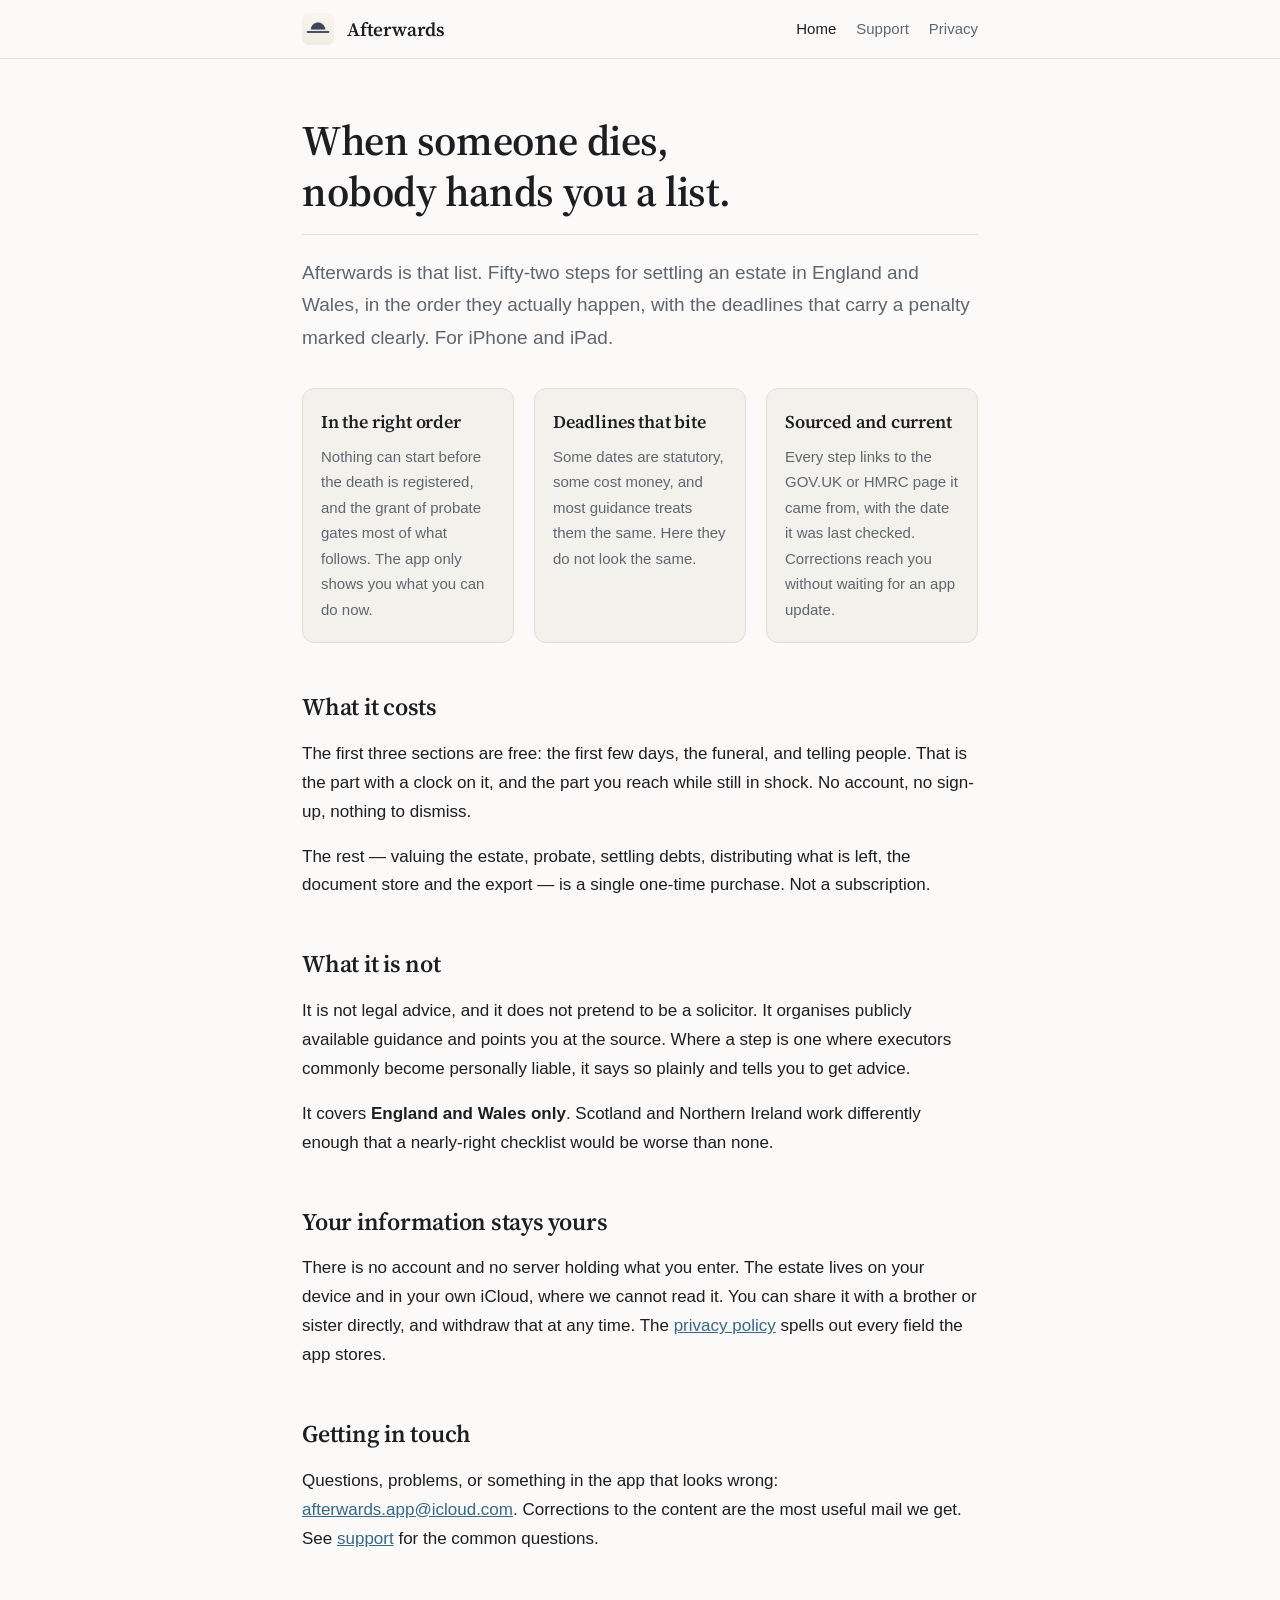
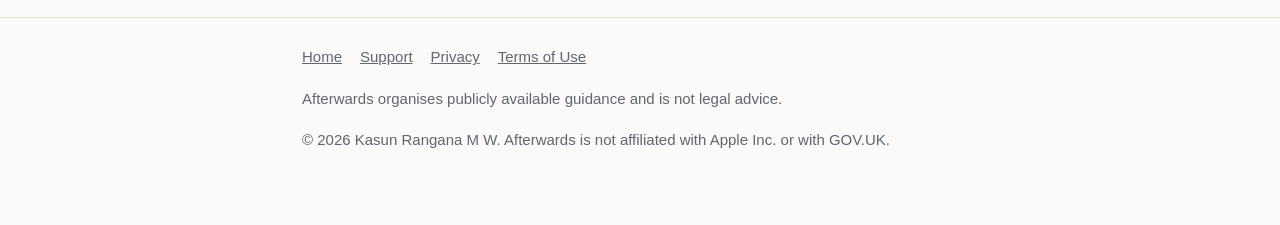
<file: index.html>
<!doctype html>
<html lang="en">
<head>
<meta charset="utf-8">
<meta name="viewport" content="width=device-width, initial-scale=1">
<title>Afterwards — what to do when someone dies</title>
<meta name="description" content="A calm, ordered checklist for administering an estate in England and Wales. Every step sourced, with the deadlines that actually matter.">
<link rel="icon" href="assets/icon.png">
<link rel="preconnect" href="https://fonts.googleapis.com">
<link rel="preconnect" href="https://fonts.gstatic.com" crossorigin>
<link rel="stylesheet" href="https://fonts.googleapis.com/css2?family=Source+Serif+4:opsz,wght@8..60,400;8..60,600&display=swap">
<link rel="stylesheet" href="style.css">
</head>
<body>
<header class="site"><div class="wrap">
  <img src="assets/icon.png" alt="Afterwards app icon">
  <span class="name">Afterwards</span>
  <nav>
    <a href="index.html" aria-current="page">Home</a>
    <a href="support/">Support</a>
    <a href="privacy/">Privacy</a>
  </nav>
</div></header>

<main class="wrap">
  <section class="hero">
    <h1>When someone dies, nobody hands you a list.</h1>
    <hr class="rule">
    <p class="lede">Afterwards is that list. Fifty-two steps for settling an estate in England and Wales, in the order they actually happen, with the deadlines that carry a penalty marked clearly. For iPhone and iPad.</p>
  </section>

  <div class="grid">
    <div class="card">
      <h3>In the right order</h3>
      <p>Nothing can start before the death is registered, and the grant of probate gates most of what follows. The app only shows you what you can do now.</p>
    </div>
    <div class="card">
      <h3>Deadlines that bite</h3>
      <p>Some dates are statutory, some cost money, and most guidance treats them the same. Here they do not look the same.</p>
    </div>
    <div class="card">
      <h3>Sourced and current</h3>
      <p>Every step links to the GOV.UK or HMRC page it came from, with the date it was last checked. Corrections reach you without waiting for an app update.</p>
    </div>
  </div>

  <h2>What it costs</h2>
  <p>The first three sections are free: the first few days, the funeral, and telling people. That is the part with a clock on it, and the part you reach while still in shock. No account, no sign-up, nothing to dismiss.</p>
  <p>The rest — valuing the estate, probate, settling debts, distributing what is left, the document store and the export — is a single one-time purchase. Not a subscription.</p>

  <h2>What it is not</h2>
  <p>It is not legal advice, and it does not pretend to be a solicitor. It organises publicly available guidance and points you at the source. Where a step is one where executors commonly become personally liable, it says so plainly and tells you to get advice.</p>
  <p>It covers <strong>England and Wales only</strong>. Scotland and Northern Ireland work differently enough that a nearly-right checklist would be worse than none.</p>

  <h2>Your information stays yours</h2>
  <p>There is no account and no server holding what you enter. The estate lives on your device and in your own iCloud, where we cannot read it. You can share it with a brother or sister directly, and withdraw that at any time. The <a href="privacy/">privacy policy</a> spells out every field the app stores.</p>

  <h2>Getting in touch</h2>
  <p>Questions, problems, or something in the app that looks wrong: <a href="mailto:afterwards.app@icloud.com">afterwards.app@icloud.com</a>. Corrections to the content are the most useful mail we get. See <a href="support/">support</a> for the common questions.</p>
</main>

<footer class="site"><div class="wrap">
  <a href="index.html">Home</a><a href="support/">Support</a><a href="privacy/">Privacy</a><a href="https://www.apple.com/legal/internet-services/itunes/dev/stdeula/">Terms of Use</a>
  <p class="disclaimer">Afterwards organises publicly available guidance and is not legal advice.</p>
  <p>&copy; 2026 Kasun Rangana M W. Afterwards is not affiliated with Apple Inc. or with GOV.UK.</p>
</div></footer>
</body>
</html>
</file>
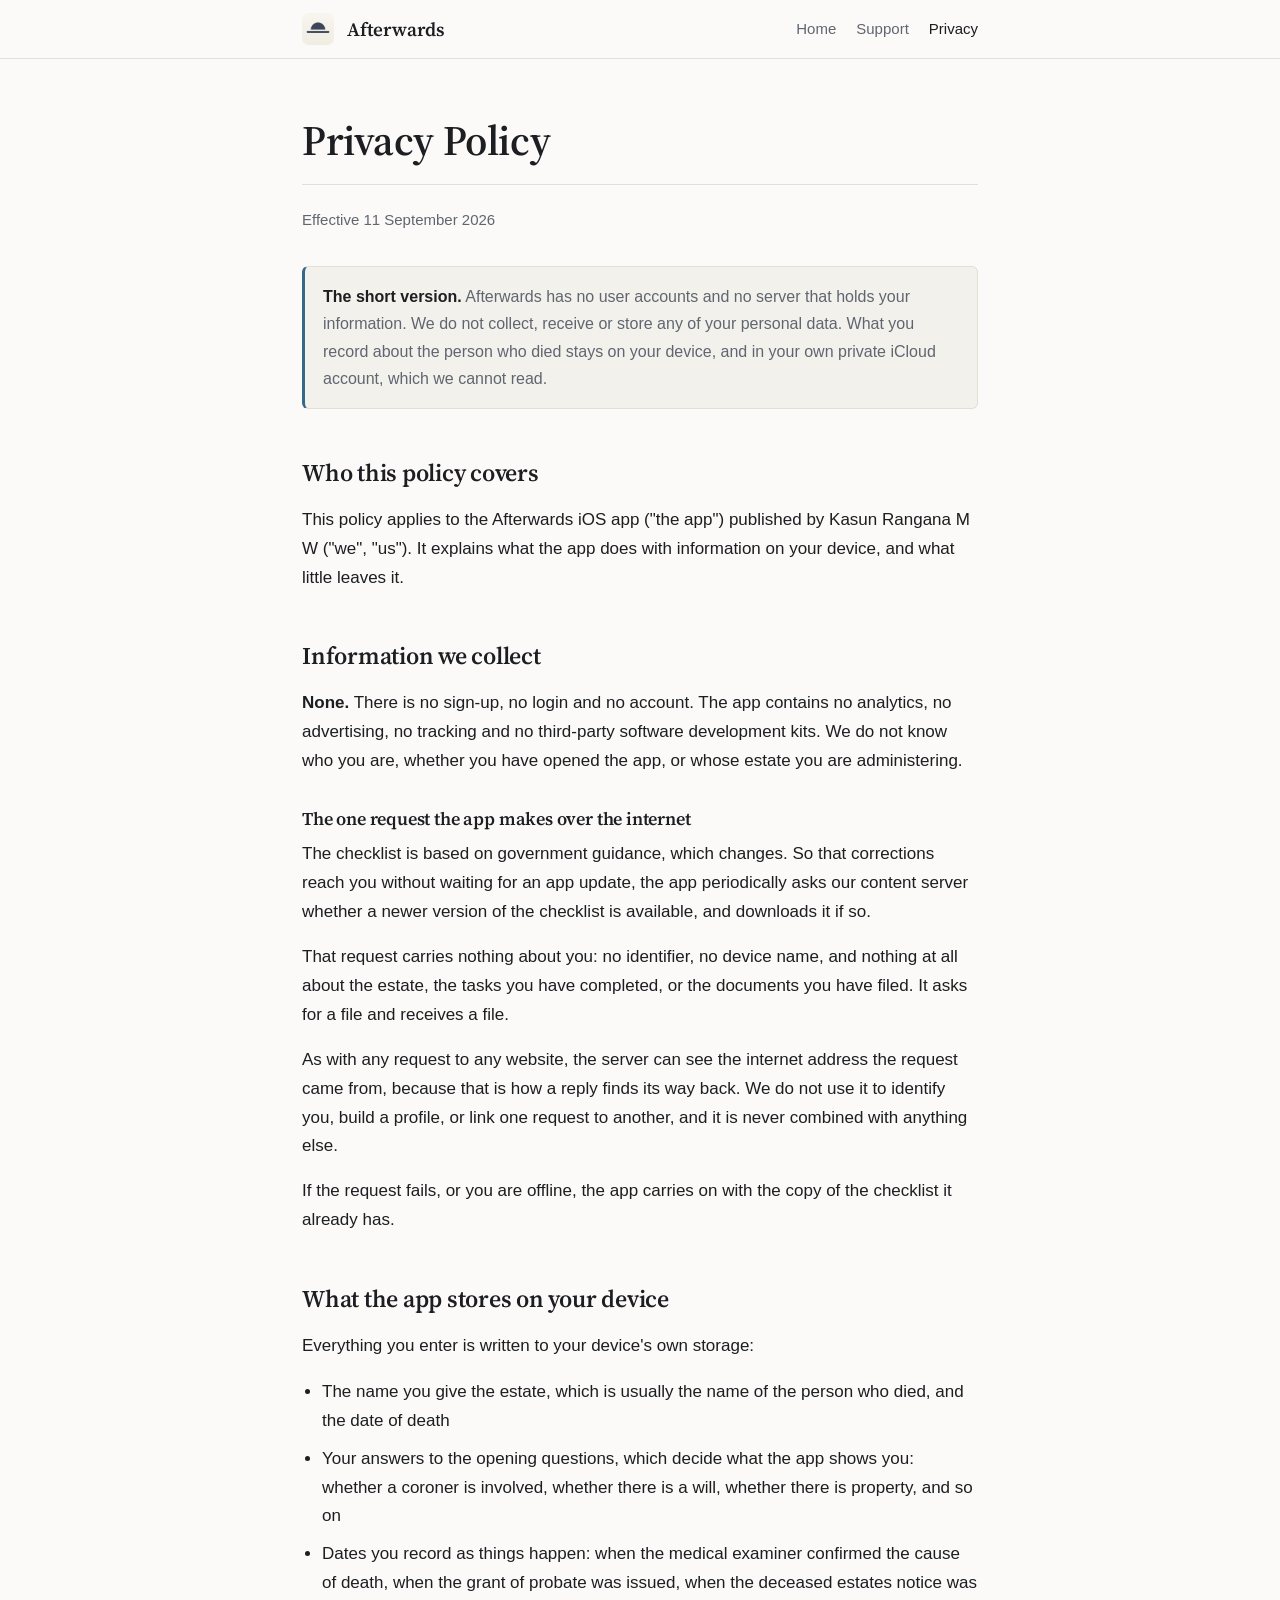
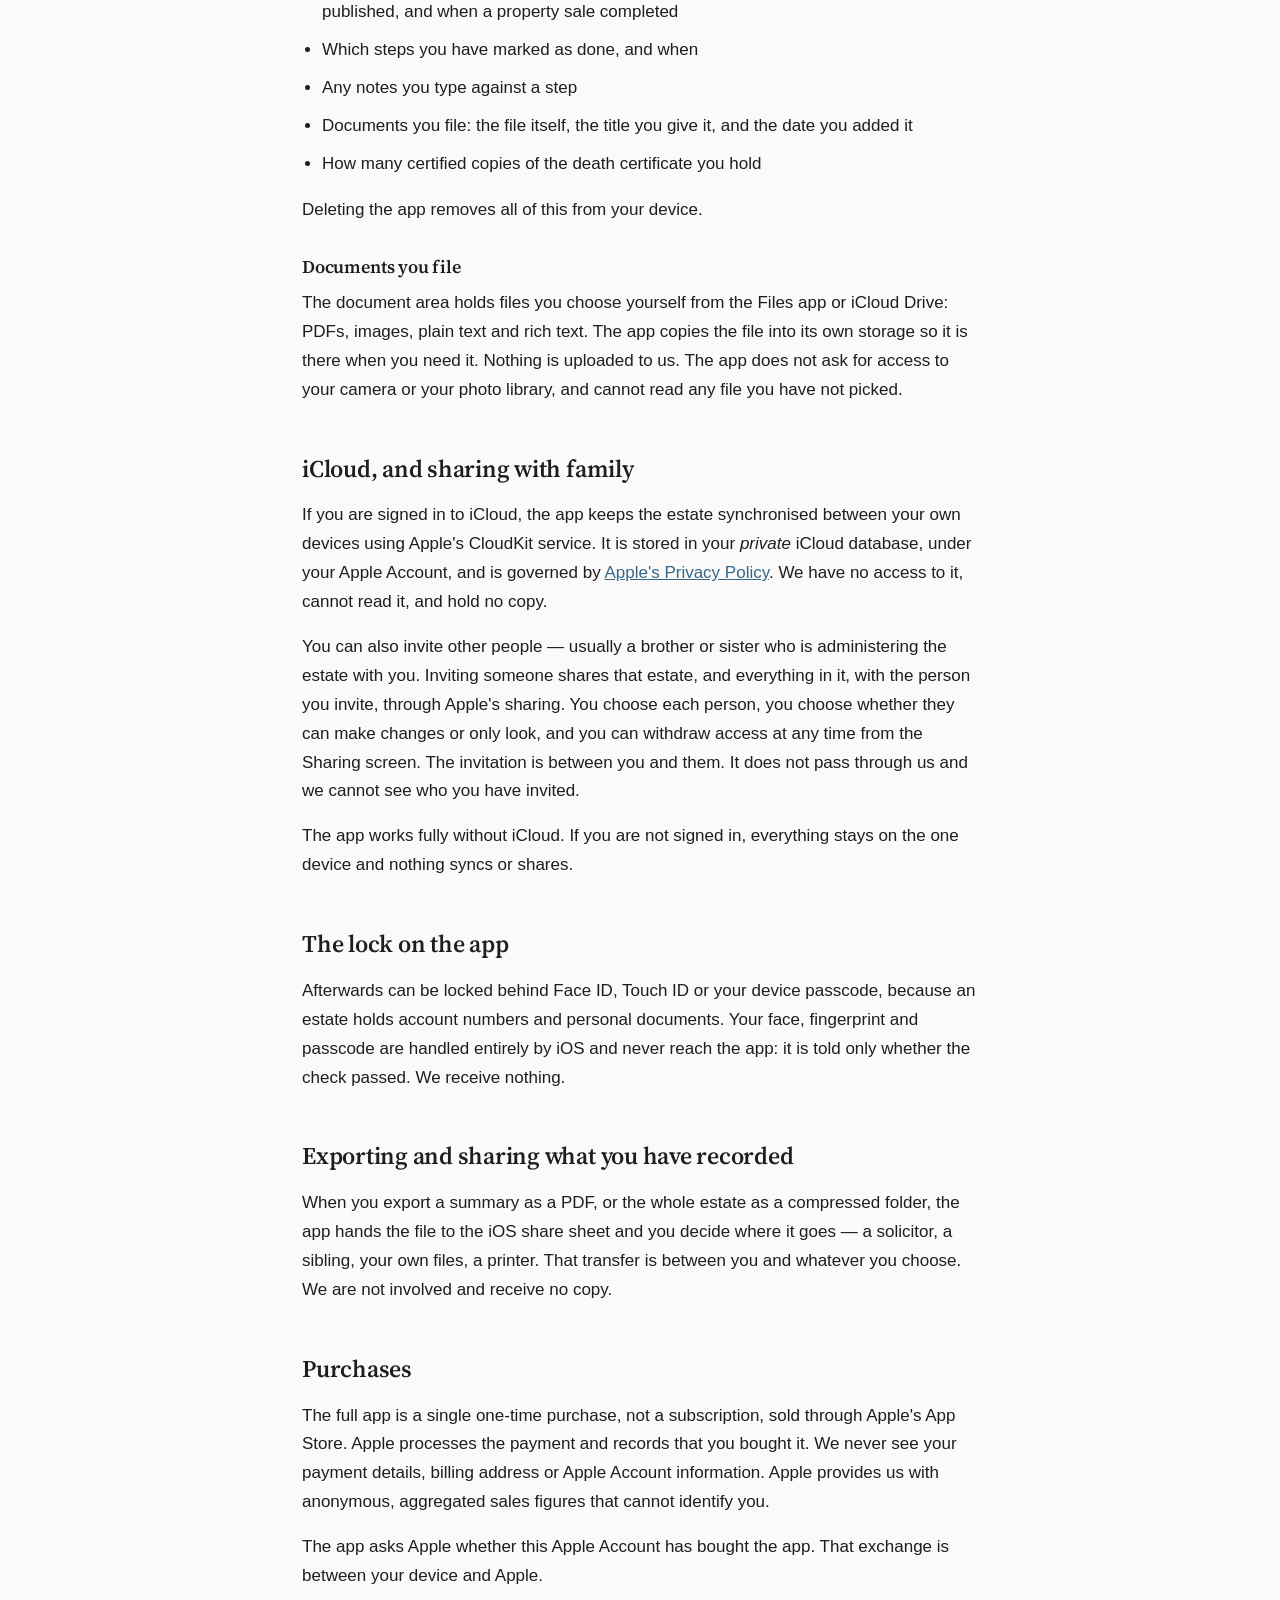
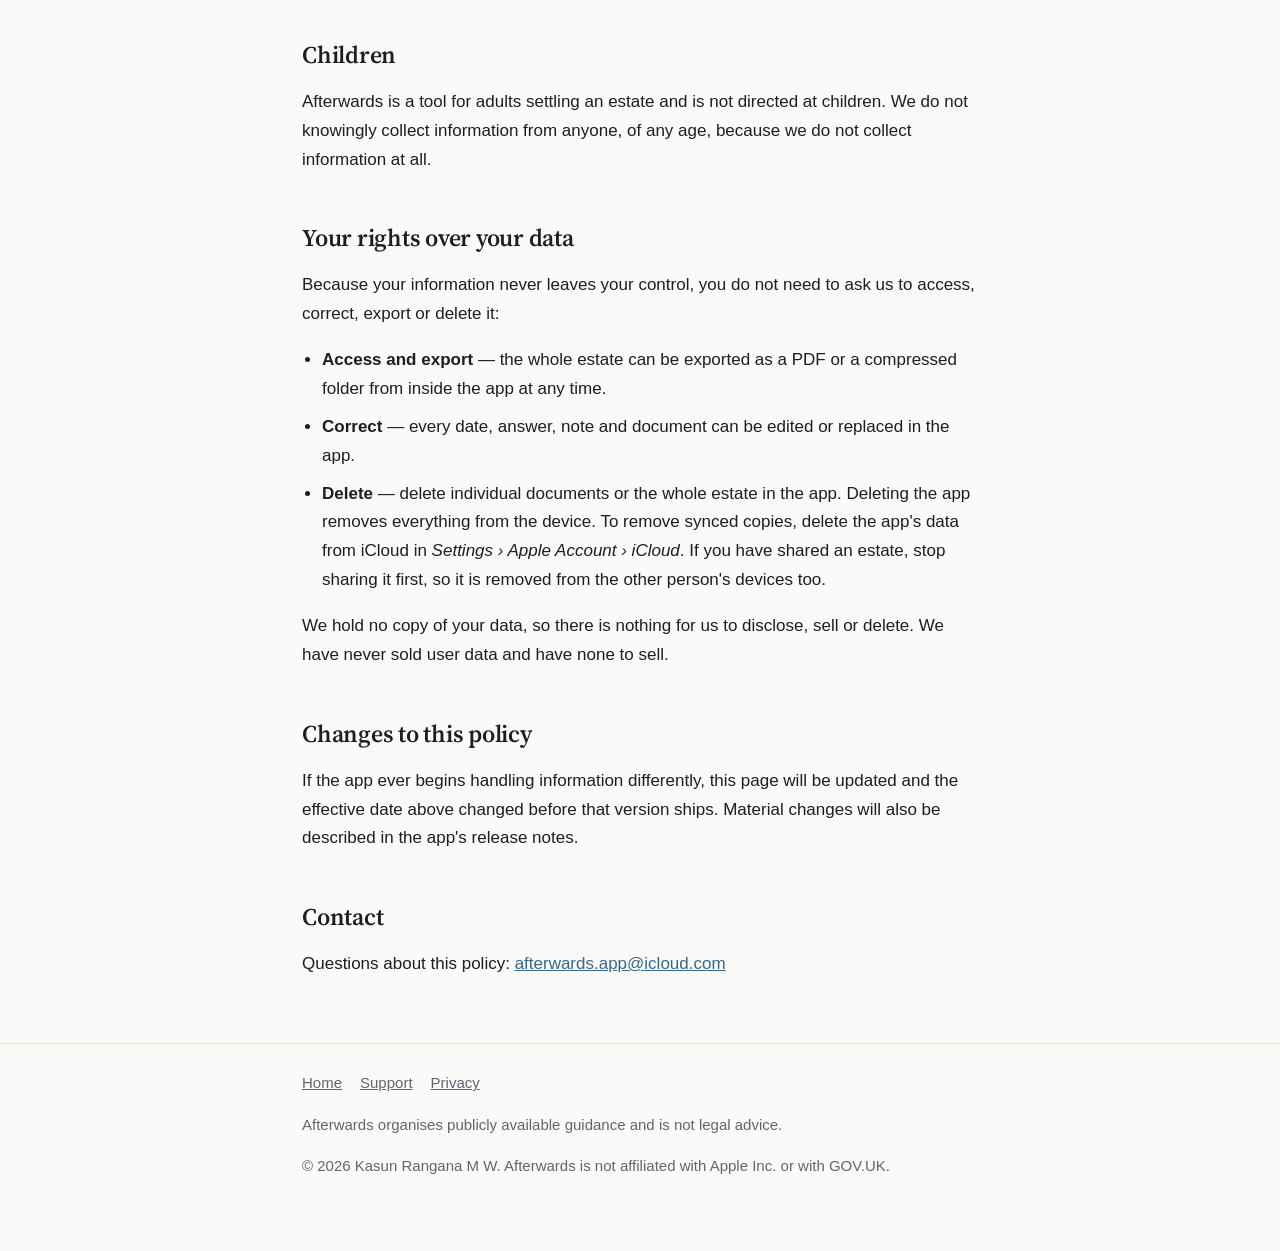
<file: privacy/index.html>
<!doctype html>
<html lang="en">
<head>
<meta charset="utf-8">
<meta name="viewport" content="width=device-width, initial-scale=1">
<title>Privacy Policy — Afterwards</title>
<meta name="description" content="Afterwards collects no personal data. The estate you record stays on your device and in your own iCloud account.">
<link rel="icon" href="../assets/icon.png">
<link rel="preconnect" href="https://fonts.googleapis.com">
<link rel="preconnect" href="https://fonts.gstatic.com" crossorigin>
<link rel="stylesheet" href="https://fonts.googleapis.com/css2?family=Source+Serif+4:opsz,wght@8..60,400;8..60,600&display=swap">
<link rel="stylesheet" href="../style.css">
</head>
<body>
<header class="site"><div class="wrap">
  <img src="../assets/icon.png" alt="Afterwards app icon">
  <span class="name">Afterwards</span>
  <nav>
    <a href="../index.html">Home</a>
    <a href="../support/">Support</a>
    <a href="../privacy/" aria-current="page">Privacy</a>
  </nav>
</div></header>

<main class="wrap">
  <section class="hero">
    <h1>Privacy Policy</h1>
    <hr class="rule">
    <p class="dateline">Effective 11 September 2026</p>
  </section>

  <div class="note">
    <p><strong>The short version.</strong> Afterwards has no user accounts and no server that holds your information. We do not collect, receive or store any of your personal data. What you record about the person who died stays on your device, and in your own private iCloud account, which we cannot read.</p>
  </div>

  <h2>Who this policy covers</h2>
  <p>This policy applies to the Afterwards iOS app ("the app") published by Kasun Rangana M W ("we", "us"). It explains what the app does with information on your device, and what little leaves it.</p>

  <h2>Information we collect</h2>
  <p><strong>None.</strong> There is no sign-up, no login and no account. The app contains no analytics, no advertising, no tracking and no third-party software development kits. We do not know who you are, whether you have opened the app, or whose estate you are administering.</p>

  <h3>The one request the app makes over the internet</h3>
  <p>The checklist is based on government guidance, which changes. So that corrections reach you without waiting for an app update, the app periodically asks our content server whether a newer version of the checklist is available, and downloads it if so.</p>
  <p>That request carries nothing about you: no identifier, no device name, and nothing at all about the estate, the tasks you have completed, or the documents you have filed. It asks for a file and receives a file.</p>
  <p>As with any request to any website, the server can see the internet address the request came from, because that is how a reply finds its way back. We do not use it to identify you, build a profile, or link one request to another, and it is never combined with anything else.</p>
  <p>If the request fails, or you are offline, the app carries on with the copy of the checklist it already has.</p>

  <h2>What the app stores on your device</h2>
  <p>Everything you enter is written to your device's own storage:</p>
  <ul>
    <li>The name you give the estate, which is usually the name of the person who died, and the date of death</li>
    <li>Your answers to the opening questions, which decide what the app shows you: whether a coroner is involved, whether there is a will, whether there is property, and so on</li>
    <li>Dates you record as things happen: when the medical examiner confirmed the cause of death, when the grant of probate was issued, when the deceased estates notice was published, and when a property sale completed</li>
    <li>Which steps you have marked as done, and when</li>
    <li>Any notes you type against a step</li>
    <li>Documents you file: the file itself, the title you give it, and the date you added it</li>
    <li>How many certified copies of the death certificate you hold</li>
  </ul>
  <p>Deleting the app removes all of this from your device.</p>

  <h3>Documents you file</h3>
  <p>The document area holds files you choose yourself from the Files app or iCloud Drive: PDFs, images, plain text and rich text. The app copies the file into its own storage so it is there when you need it. Nothing is uploaded to us. The app does not ask for access to your camera or your photo library, and cannot read any file you have not picked.</p>

  <h2>iCloud, and sharing with family</h2>
  <p>If you are signed in to iCloud, the app keeps the estate synchronised between your own devices using Apple's CloudKit service. It is stored in your <em>private</em> iCloud database, under your Apple Account, and is governed by <a href="https://www.apple.com/legal/privacy/">Apple's Privacy Policy</a>. We have no access to it, cannot read it, and hold no copy.</p>
  <p>You can also invite other people — usually a brother or sister who is administering the estate with you. Inviting someone shares that estate, and everything in it, with the person you invite, through Apple's sharing. You choose each person, you choose whether they can make changes or only look, and you can withdraw access at any time from the Sharing screen. The invitation is between you and them. It does not pass through us and we cannot see who you have invited.</p>
  <p>The app works fully without iCloud. If you are not signed in, everything stays on the one device and nothing syncs or shares.</p>

  <h2>The lock on the app</h2>
  <p>Afterwards can be locked behind Face ID, Touch ID or your device passcode, because an estate holds account numbers and personal documents. Your face, fingerprint and passcode are handled entirely by iOS and never reach the app: it is told only whether the check passed. We receive nothing.</p>

  <h2>Exporting and sharing what you have recorded</h2>
  <p>When you export a summary as a PDF, or the whole estate as a compressed folder, the app hands the file to the iOS share sheet and you decide where it goes — a solicitor, a sibling, your own files, a printer. That transfer is between you and whatever you choose. We are not involved and receive no copy.</p>

  <h2>Purchases</h2>
  <p>The full app is a single one-time purchase, not a subscription, sold through Apple's App Store. Apple processes the payment and records that you bought it. We never see your payment details, billing address or Apple Account information. Apple provides us with anonymous, aggregated sales figures that cannot identify you.</p>
  <p>The app asks Apple whether this Apple Account has bought the app. That exchange is between your device and Apple.</p>

  <h2>Children</h2>
  <p>Afterwards is a tool for adults settling an estate and is not directed at children. We do not knowingly collect information from anyone, of any age, because we do not collect information at all.</p>

  <h2>Your rights over your data</h2>
  <p>Because your information never leaves your control, you do not need to ask us to access, correct, export or delete it:</p>
  <ul>
    <li><strong>Access and export</strong> — the whole estate can be exported as a PDF or a compressed folder from inside the app at any time.</li>
    <li><strong>Correct</strong> — every date, answer, note and document can be edited or replaced in the app.</li>
    <li><strong>Delete</strong> — delete individual documents or the whole estate in the app. Deleting the app removes everything from the device. To remove synced copies, delete the app's data from iCloud in <em>Settings &rsaquo; Apple Account &rsaquo; iCloud</em>. If you have shared an estate, stop sharing it first, so it is removed from the other person's devices too.</li>
  </ul>
  <p>We hold no copy of your data, so there is nothing for us to disclose, sell or delete. We have never sold user data and have none to sell.</p>

  <h2>Changes to this policy</h2>
  <p>If the app ever begins handling information differently, this page will be updated and the effective date above changed before that version ships. Material changes will also be described in the app's release notes.</p>

  <h2>Contact</h2>
  <p>Questions about this policy: <a href="mailto:afterwards.app@icloud.com">afterwards.app@icloud.com</a></p>
</main>

<footer class="site"><div class="wrap">
  <a href="../index.html">Home</a><a href="../support/">Support</a><a href="../privacy/">Privacy</a>
  <p class="disclaimer">Afterwards organises publicly available guidance and is not legal advice.</p>
  <p>&copy; 2026 Kasun Rangana M W. Afterwards is not affiliated with Apple Inc. or with GOV.UK.</p>
</div></footer>
</body>
</html>
</file>
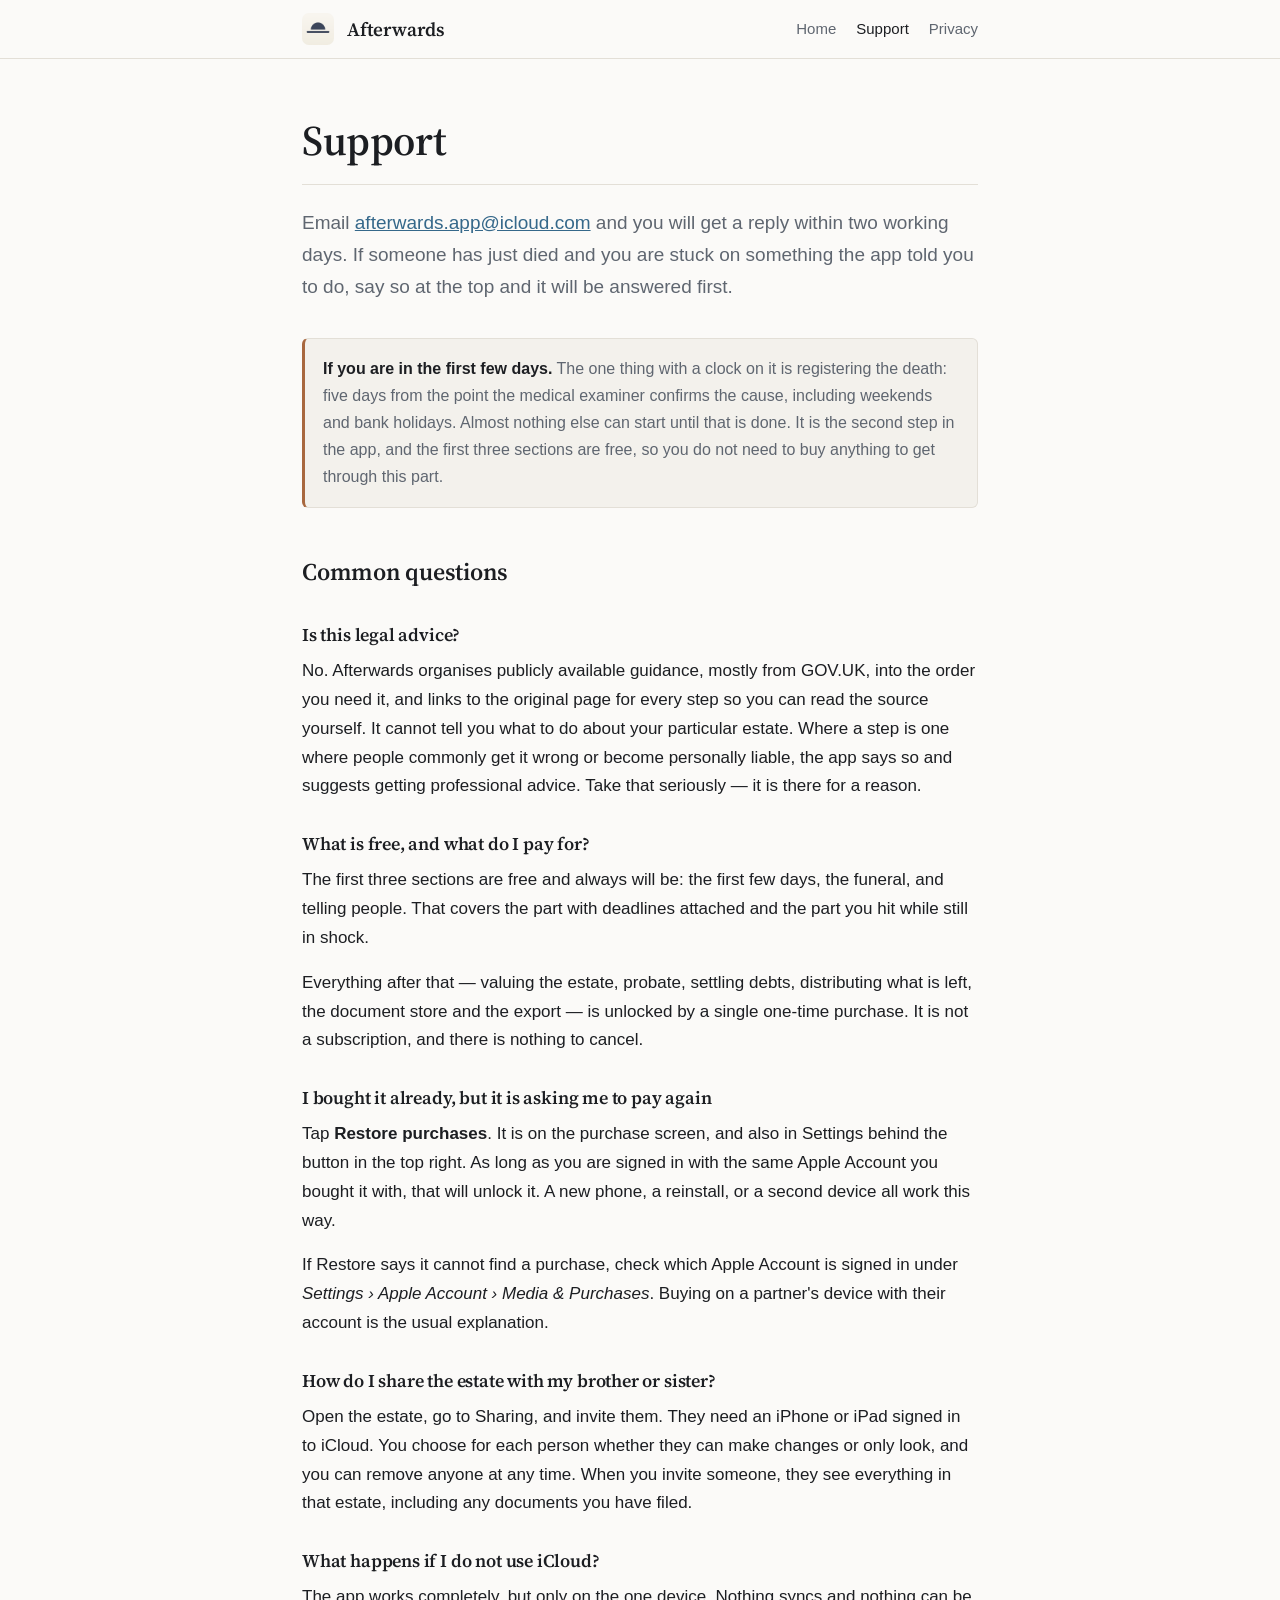
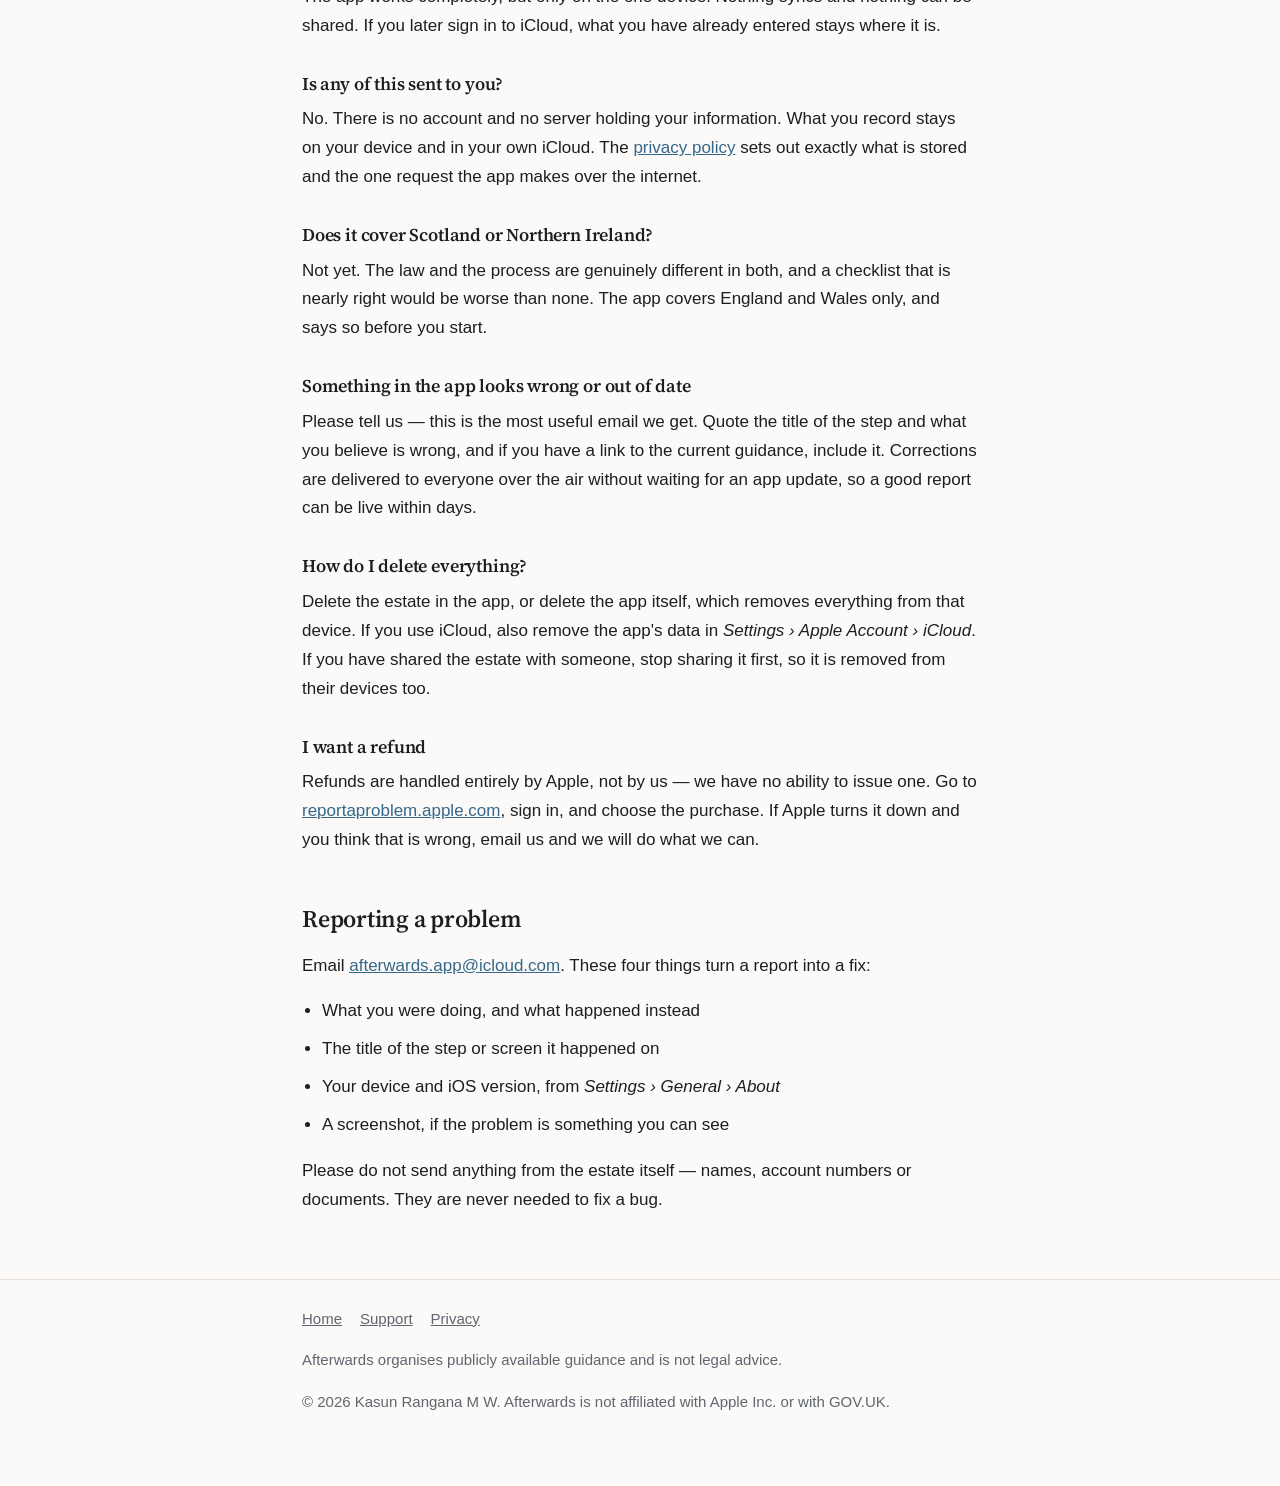
<file: support/index.html>
<!doctype html>
<html lang="en">
<head>
<meta charset="utf-8">
<meta name="viewport" content="width=device-width, initial-scale=1">
<title>Support — Afterwards</title>
<meta name="description" content="Help with Afterwards, the estate administration checklist for England and Wales. Email afterwards.app@icloud.com.">
<link rel="icon" href="../assets/icon.png">
<link rel="preconnect" href="https://fonts.googleapis.com">
<link rel="preconnect" href="https://fonts.gstatic.com" crossorigin>
<link rel="stylesheet" href="https://fonts.googleapis.com/css2?family=Source+Serif+4:opsz,wght@8..60,400;8..60,600&display=swap">
<link rel="stylesheet" href="../style.css">
</head>
<body>
<header class="site"><div class="wrap">
  <img src="../assets/icon.png" alt="Afterwards app icon">
  <span class="name">Afterwards</span>
  <nav>
    <a href="../index.html">Home</a>
    <a href="../support/" aria-current="page">Support</a>
    <a href="../privacy/">Privacy</a>
  </nav>
</div></header>

<main class="wrap">
  <section class="hero">
    <h1>Support</h1>
    <hr class="rule">
    <p class="lede">Email <a href="mailto:afterwards.app@icloud.com">afterwards.app@icloud.com</a> and you will get a reply within two working days. If someone has just died and you are stuck on something the app told you to do, say so at the top and it will be answered first.</p>
  </section>

  <div class="note note--warm">
    <p><strong>If you are in the first few days.</strong> The one thing with a clock on it is registering the death: five days from the point the medical examiner confirms the cause, including weekends and bank holidays. Almost nothing else can start until that is done. It is the second step in the app, and the first three sections are free, so you do not need to buy anything to get through this part.</p>
  </div>

  <h2>Common questions</h2>

  <h3>Is this legal advice?</h3>
  <p>No. Afterwards organises publicly available guidance, mostly from GOV.UK, into the order you need it, and links to the original page for every step so you can read the source yourself. It cannot tell you what to do about your particular estate. Where a step is one where people commonly get it wrong or become personally liable, the app says so and suggests getting professional advice. Take that seriously — it is there for a reason.</p>

  <h3>What is free, and what do I pay for?</h3>
  <p>The first three sections are free and always will be: the first few days, the funeral, and telling people. That covers the part with deadlines attached and the part you hit while still in shock.</p>
  <p>Everything after that — valuing the estate, probate, settling debts, distributing what is left, the document store and the export — is unlocked by a single one-time purchase. It is not a subscription, and there is nothing to cancel.</p>

  <h3>I bought it already, but it is asking me to pay again</h3>
  <p>Tap <strong>Restore purchases</strong>. It is on the purchase screen, and also in Settings behind the button in the top right. As long as you are signed in with the same Apple Account you bought it with, that will unlock it. A new phone, a reinstall, or a second device all work this way.</p>
  <p>If Restore says it cannot find a purchase, check which Apple Account is signed in under <em>Settings &rsaquo; Apple Account &rsaquo; Media &amp; Purchases</em>. Buying on a partner's device with their account is the usual explanation.</p>

  <h3>How do I share the estate with my brother or sister?</h3>
  <p>Open the estate, go to Sharing, and invite them. They need an iPhone or iPad signed in to iCloud. You choose for each person whether they can make changes or only look, and you can remove anyone at any time. When you invite someone, they see everything in that estate, including any documents you have filed.</p>

  <h3>What happens if I do not use iCloud?</h3>
  <p>The app works completely, but only on the one device. Nothing syncs and nothing can be shared. If you later sign in to iCloud, what you have already entered stays where it is.</p>

  <h3>Is any of this sent to you?</h3>
  <p>No. There is no account and no server holding your information. What you record stays on your device and in your own iCloud. The <a href="../privacy/">privacy policy</a> sets out exactly what is stored and the one request the app makes over the internet.</p>

  <h3>Does it cover Scotland or Northern Ireland?</h3>
  <p>Not yet. The law and the process are genuinely different in both, and a checklist that is nearly right would be worse than none. The app covers England and Wales only, and says so before you start.</p>

  <h3>Something in the app looks wrong or out of date</h3>
  <p>Please tell us — this is the most useful email we get. Quote the title of the step and what you believe is wrong, and if you have a link to the current guidance, include it. Corrections are delivered to everyone over the air without waiting for an app update, so a good report can be live within days.</p>

  <h3>How do I delete everything?</h3>
  <p>Delete the estate in the app, or delete the app itself, which removes everything from that device. If you use iCloud, also remove the app's data in <em>Settings &rsaquo; Apple Account &rsaquo; iCloud</em>. If you have shared the estate with someone, stop sharing it first, so it is removed from their devices too.</p>

  <h3>I want a refund</h3>
  <p>Refunds are handled entirely by Apple, not by us — we have no ability to issue one. Go to <a href="https://reportaproblem.apple.com">reportaproblem.apple.com</a>, sign in, and choose the purchase. If Apple turns it down and you think that is wrong, email us and we will do what we can.</p>

  <h2>Reporting a problem</h2>
  <p>Email <a href="mailto:afterwards.app@icloud.com">afterwards.app@icloud.com</a>. These four things turn a report into a fix:</p>
  <ul>
    <li>What you were doing, and what happened instead</li>
    <li>The title of the step or screen it happened on</li>
    <li>Your device and iOS version, from <em>Settings &rsaquo; General &rsaquo; About</em></li>
    <li>A screenshot, if the problem is something you can see</li>
  </ul>
  <p>Please do not send anything from the estate itself — names, account numbers or documents. They are never needed to fix a bug.</p>
</main>

<footer class="site"><div class="wrap">
  <a href="../index.html">Home</a><a href="../support/">Support</a><a href="../privacy/">Privacy</a>
  <p class="disclaimer">Afterwards organises publicly available guidance and is not legal advice.</p>
  <p>&copy; 2026 Kasun Rangana M W. Afterwards is not affiliated with Apple Inc. or with GOV.UK.</p>
</div></footer>
</body>
</html>
</file>
<file: style.css>
/* Afterwards — estateadmin.app
   Quiet, document-like. Someone reading these pages has had a death in the family,
   so nothing here shouts: no gradients, no animation, one accent used sparingly. */

:root {
  --paper:   #fbfaf8;
  --surface: #f3f1ec;
  --ink:     #1c1e22;
  --muted:   #5f6670;
  --line:    #e3dfd7;
  --accent:  #35688a;
  --warm:    #a8683f;
}
@media (prefers-color-scheme: dark) {
  :root {
    --paper:   #14171b;
    --surface: #1c2026;
    --ink:     #e7e9ec;
    --muted:   #9aa3ae;
    --line:    #2a2f36;
    --accent:  #8ab6d2;
    --warm:    #d09a6e;
  }
}

* { box-sizing: border-box; }
html { -webkit-text-size-adjust: 100%; }
body {
  margin: 0;
  background: var(--paper);
  color: var(--ink);
  font: 17px/1.7 -apple-system, BlinkMacSystemFont, "Segoe UI", Roboto, Helvetica, Arial, sans-serif;
}

.wrap { max-width: 720px; margin: 0 auto; padding: 0 22px; }

header.site {
  border-bottom: 1px solid var(--line);
  position: sticky; top: 0; background: var(--paper); z-index: 10;
}
header.site .wrap {
  display: flex; align-items: center; gap: 13px; flex-wrap: wrap;
  padding-top: 13px; padding-bottom: 13px;
}
header.site img { width: 32px; height: 32px; border-radius: 7px; }
header.site .name {
  font-family: "Source Serif 4", Georgia, "Times New Roman", serif;
  font-weight: 600; font-size: 19px; letter-spacing: -0.01em;
}
header.site nav { margin-left: auto; display: flex; gap: 20px; }
header.site nav a { color: var(--muted); text-decoration: none; font-size: 15px; }
header.site nav a:hover, header.site nav a[aria-current] { color: var(--ink); }

/* Below this the links no longer fit beside the wordmark, so give them their own
   row rather than letting them wrap one at a time. */
@media (max-width: 540px) {
  header.site nav { margin-left: 0; width: 100%; gap: 18px; padding-top: 2px; }
  .hero { padding-top: 34px; }
}

h1, h2, h3 {
  font-family: "Source Serif 4", Georgia, "Times New Roman", serif;
  font-weight: 600; letter-spacing: -0.01em; text-wrap: balance;
}
h1 { font-size: clamp(31px, 6vw, 42px); line-height: 1.2; margin: 0 0 18px; }
h2 { font-size: 24px; margin: 44px 0 12px; }
h3 { font-size: 18px; margin: 28px 0 6px; }
p { margin: 0 0 16px; }
a { color: var(--accent); }
strong { font-weight: 650; }

.hero { padding: 56px 0 0; }
.rule { height: 1px; background: var(--line); border: 0; margin: 0 0 22px; }
.lede { font-size: 19px; color: var(--muted); margin-bottom: 34px; }
.dateline { font-size: 15px; color: var(--muted); margin-bottom: 34px; }

/* Used for the one-paragraph summary at the top of a long page. */
.note {
  background: var(--surface); border: 1px solid var(--line);
  border-left: 3px solid var(--accent); border-radius: 6px;
  padding: 16px 18px; margin: 26px 0; font-size: 16px; color: var(--muted);
}
.note strong { color: var(--ink); }
.note p:last-child { margin-bottom: 0; }
.note--warm { border-left-color: var(--warm); }

.grid { display: grid; gap: 20px; grid-template-columns: repeat(auto-fit, minmax(210px, 1fr)); margin: 10px 0 12px; }
.card { background: var(--surface); border: 1px solid var(--line); border-radius: 12px; padding: 18px 18px 4px; }
.card h3 { margin-top: 0; }
.card p { font-size: 15px; color: var(--muted); }

ul { padding-left: 20px; }
li { margin-bottom: 9px; }
dl dt { font-weight: 650; margin-top: 22px; }
dl dd { margin: 6px 0 0; color: var(--muted); }

code {
  background: var(--surface); padding: 2px 6px; border-radius: 4px;
  font-size: 0.88em; font-family: ui-monospace, SFMono-Regular, Menlo, monospace;
}

a:focus-visible, summary:focus-visible {
  outline: 2px solid var(--accent); outline-offset: 3px; border-radius: 3px;
}

footer.site {
  border-top: 1px solid var(--line); margin-top: 64px;
  padding: 26px 0 56px; color: var(--muted); font-size: 15px;
}
footer.site a { color: var(--muted); margin-right: 18px; }
footer.site .disclaimer { margin-top: 16px; }
</file>
